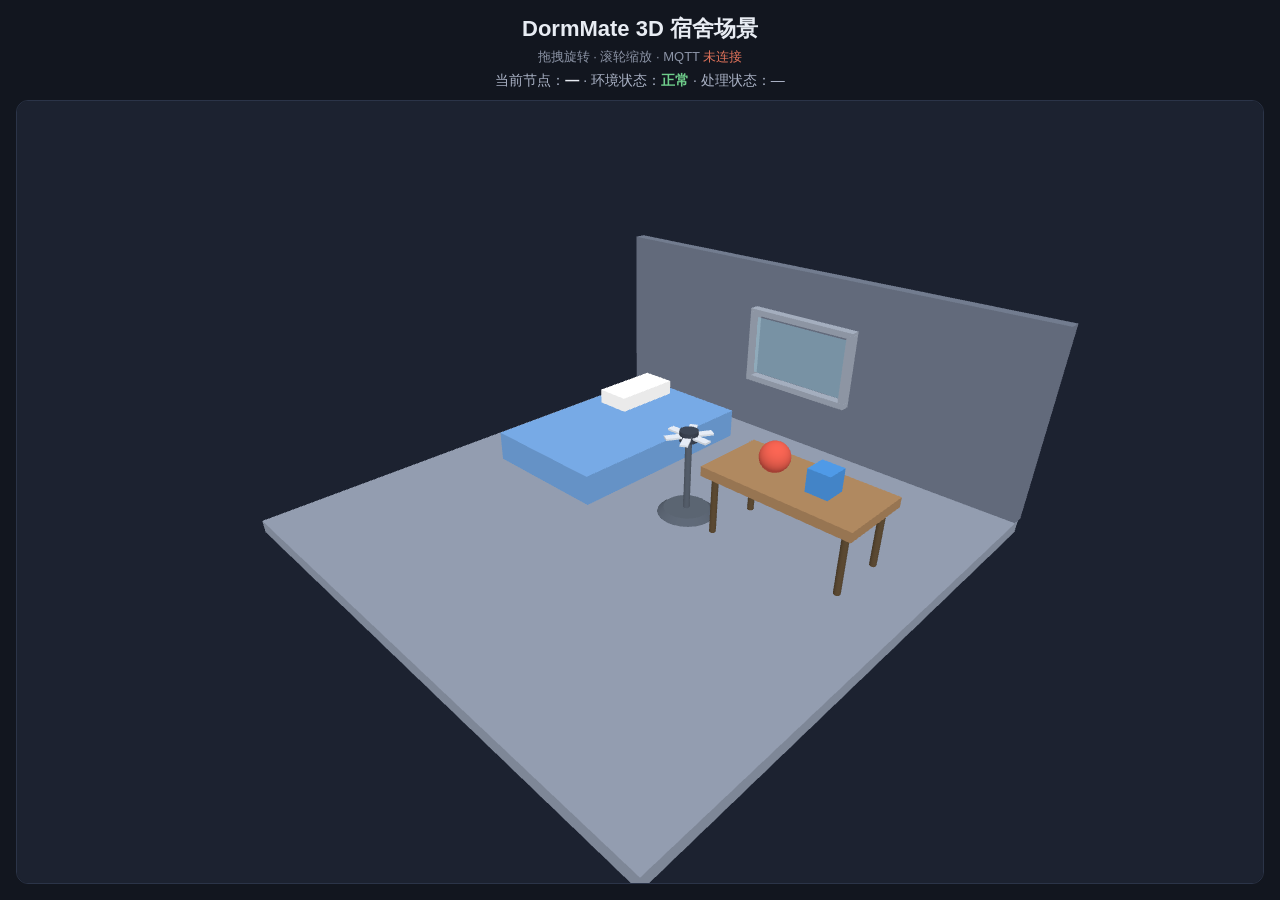
<file: nova‑dormmate‑final‑2026/3d/index.html>
<!DOCTYPE html>
<html lang="zh-CN">
<head>
  <meta charset="UTF-8">
  <meta name="viewport" content="width=device-width, initial-scale=1.0">
  <title>DormMate 3D 宿舍场景</title>
  <link rel="stylesheet" href="style.css">
</head>
<body>
  <header>
    <h1>DormMate 3D 宿舍场景</h1>
    <p class="subtitle">拖拽旋转 · 滚轮缩放 · MQTT <span id="mqtt-status" class="mqtt-off">未连接</span></p>
    <p class="node-status">
      当前节点：<span id="cur-node">—</span>
      · 环境状态：<span id="cur-status" class="status-normal">正常</span>
      · 处理状态：<span id="cur-attention">—</span>
    </p>
  </header>
  <div id="scene-container"></div>
  <script src="vendor/three.min.js"></script>
  <script src="vendor/mqtt.min.js"></script>
  <script src="main.js?v=2"></script>
</body>
</html>
</file>
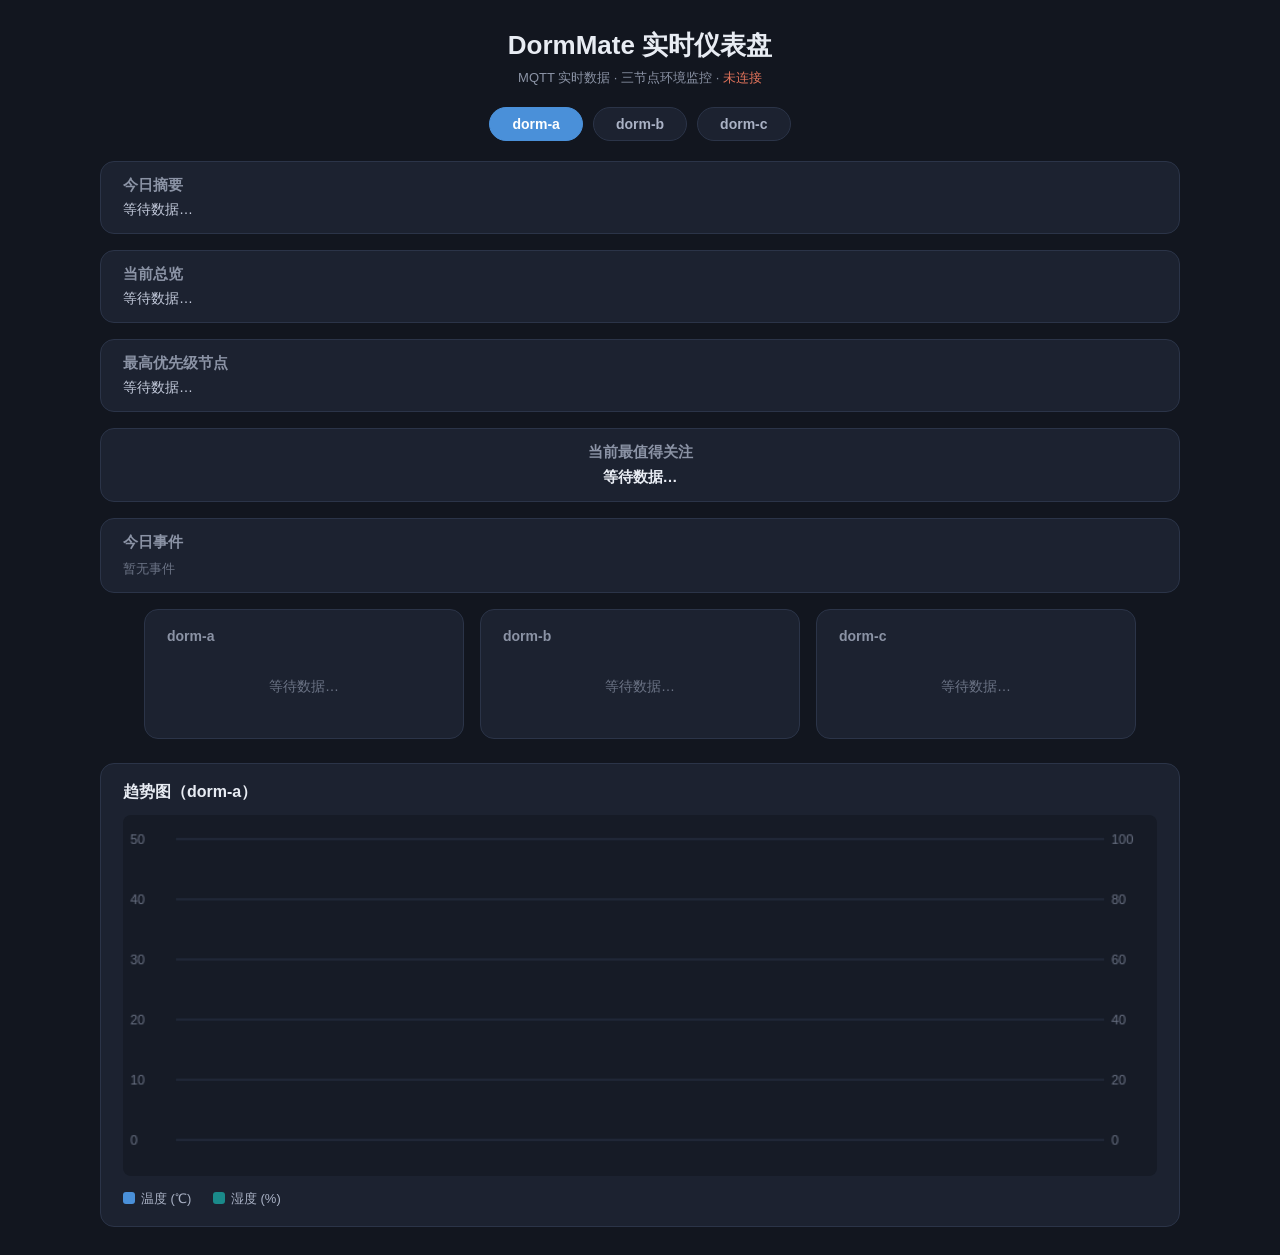
<file: nova‑dormmate‑final‑2026/dashboard/index.html>
<!DOCTYPE html>
<html lang="zh-CN">
<head>
  <meta charset="UTF-8">
  <meta name="viewport" content="width=device-width, initial-scale=1.0">
  <title>DormMate 实时仪表盘</title>
  <link rel="stylesheet" href="style.css">
</head>
<body>
  <header>
    <h1>DormMate 实时仪表盘</h1>
    <p class="subtitle">MQTT 实时数据 · 三节点环境监控 · <span id="mqtt-status" class="mqtt-off">未连接</span></p>
  </header>

  <nav class="tabs" id="tabs">
    <button class="tab active" data-node="dorm-a">dorm-a</button>
    <button class="tab" data-node="dorm-b">dorm-b</button>
    <button class="tab" data-node="dorm-c">dorm-c</button>
  </nav>

  <section class="overview-panel">
    <h2>今日摘要</h2>
    <p id="daily-summary-text" class="overview-text">等待数据…</p>
  </section>

  <section class="overview-panel">
    <h2>当前总览</h2>
    <p id="overview-text" class="overview-text">等待数据…</p>
  </section>

  <section class="overview-panel">
    <h2>最高优先级节点</h2>
    <p id="b2-text" class="overview-text">等待数据…</p>
  </section>

  <section class="attention-panel">
    <h2>当前最值得关注</h2>
    <p id="attention-text" class="attention-text">等待数据…</p>
    <div class="attention-actions" id="attention-actions" hidden>
      <button type="button" id="action-fan" class="action-btn">开启风扇</button>
      <button type="button" id="action-window" class="action-btn">关闭窗户</button>
    </div>
    <p id="processing-text" class="processing-text" hidden></p>
  </section>

  <section class="incident-panel">
    <h2>今日事件</h2>
    <ul id="incident-list"></ul>
    <p id="incident-empty" class="incident-empty">暂无事件</p>
  </section>

  <section class="cards" id="cards"></section>

  <section class="chart-panel">
    <h2>趋势图（<span id="chart-node">dorm-a</span>）</h2>
    <canvas id="trend" width="860" height="300"></canvas>
    <div class="legend">
      <span class="lg lg-temp">温度 (℃)</span>
      <span class="lg lg-hum">湿度 (%)</span>
    </div>
  </section>

  <script src="vendor/mqtt.min.js"></script>
  <script src="script.js"></script>
</body>
</html>
</file>
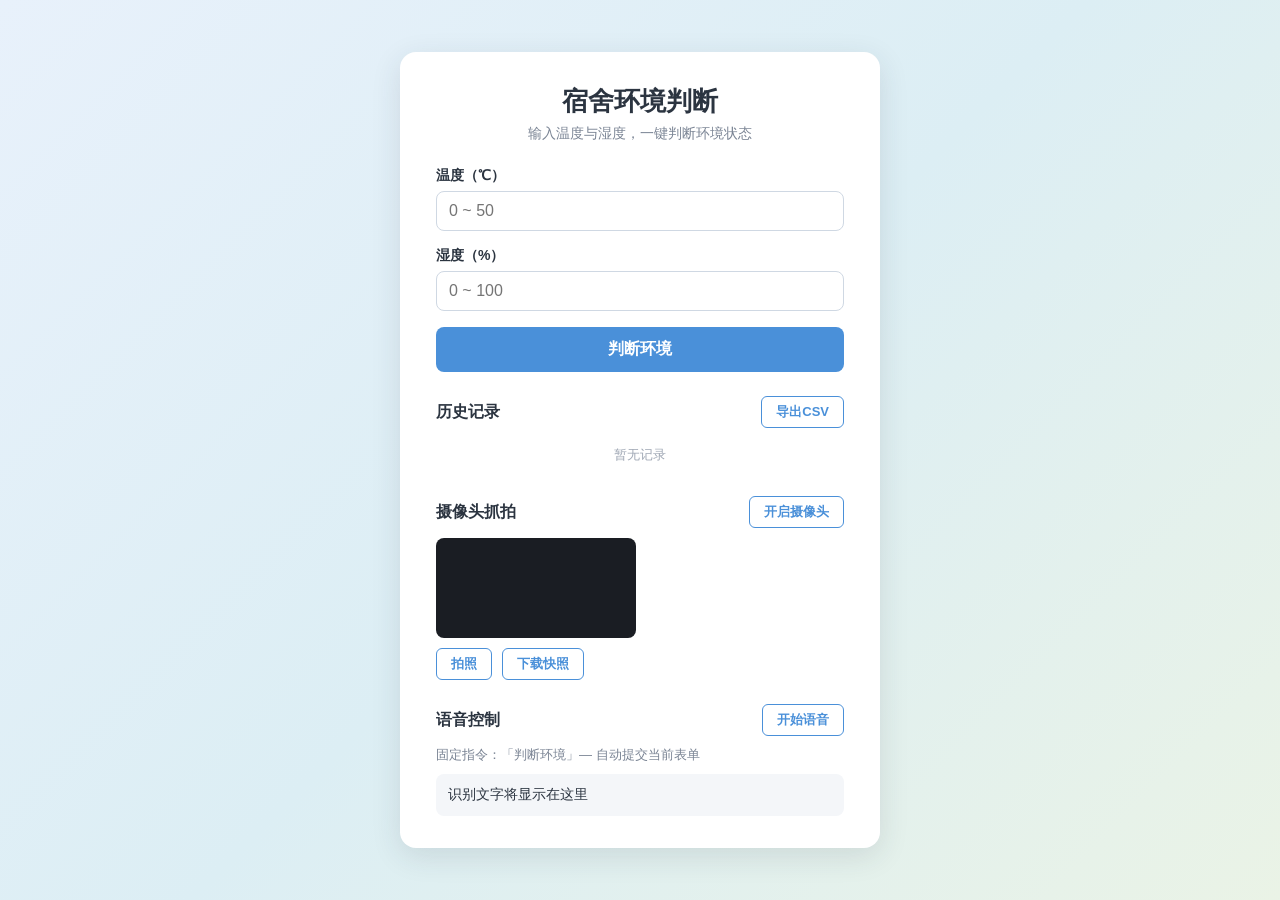
<file: nova‑dormmate‑final‑2026/web/index.html>
<!DOCTYPE html>
<html lang="zh-CN">
<head>
  <meta charset="UTF-8">
  <meta name="viewport" content="width=device-width, initial-scale=1.0">
  <title>DormMate · 宿舍环境判断</title>
  <link rel="stylesheet" href="style.css">
</head>
<body>
  <main class="card">
    <header>
      <h1>宿舍环境判断</h1>
      <p class="subtitle">输入温度与湿度，一键判断环境状态</p>
    </header>

    <form id="env-form" novalidate>
      <div class="field">
        <label for="temp">温度（℃）</label>
        <input type="text" id="temp" inputmode="decimal" placeholder="0 ~ 50" autocomplete="off">
      </div>
      <div class="field">
        <label for="humidity">湿度（%）</label>
        <input type="text" id="humidity" inputmode="decimal" placeholder="0 ~ 100" autocomplete="off">
      </div>
      <p id="error" class="error" hidden></p>
      <button type="submit">判断环境</button>
    </form>

    <section id="result" hidden>
      <h2>环境状态：<span id="status"></span></h2>
      <p id="advice"></p>
    </section>

    <section class="history">
      <div class="history-header">
        <h2>历史记录</h2>
        <button type="button" id="export-btn" class="btn-export">导出CSV</button>
      </div>
      <ul id="history-list"></ul>
      <p id="history-empty" class="history-empty">暂无记录</p>
    </section>

    <section class="m3">
      <div class="m3-header">
        <h2>摄像头抓拍</h2>
        <button type="button" id="camera-start" class="btn-export">开启摄像头</button>
      </div>
      <p id="camera-msg" class="m3-msg" hidden></p>
      <div class="camera-row">
        <video id="camera-video" autoplay playsinline muted></video>
        <img id="snapshot" alt="快照" hidden>
      </div>
      <div class="camera-actions">
        <button type="button" id="camera-snap" class="btn-export" disabled>拍照</button>
        <button type="button" id="camera-download" class="btn-export" disabled>下载快照</button>
      </div>
    </section>

    <section class="m3">
      <div class="m3-header">
        <h2>语音控制</h2>
        <button type="button" id="voice-start" class="btn-export">开始语音</button>
      </div>
      <p id="voice-msg" class="m3-msg" hidden></p>
      <p class="m3-msg">固定指令：「判断环境」— 自动提交当前表单</p>
      <p id="voice-transcript" class="voice-transcript">识别文字将显示在这里</p>
    </section>
  </main>

  <script src="../analysis/export.js"></script>
  <script src="camera.js?v=3"></script>
  <script src="voice.js"></script>
  <script src="script.js"></script>
</body>
</html>
</file>
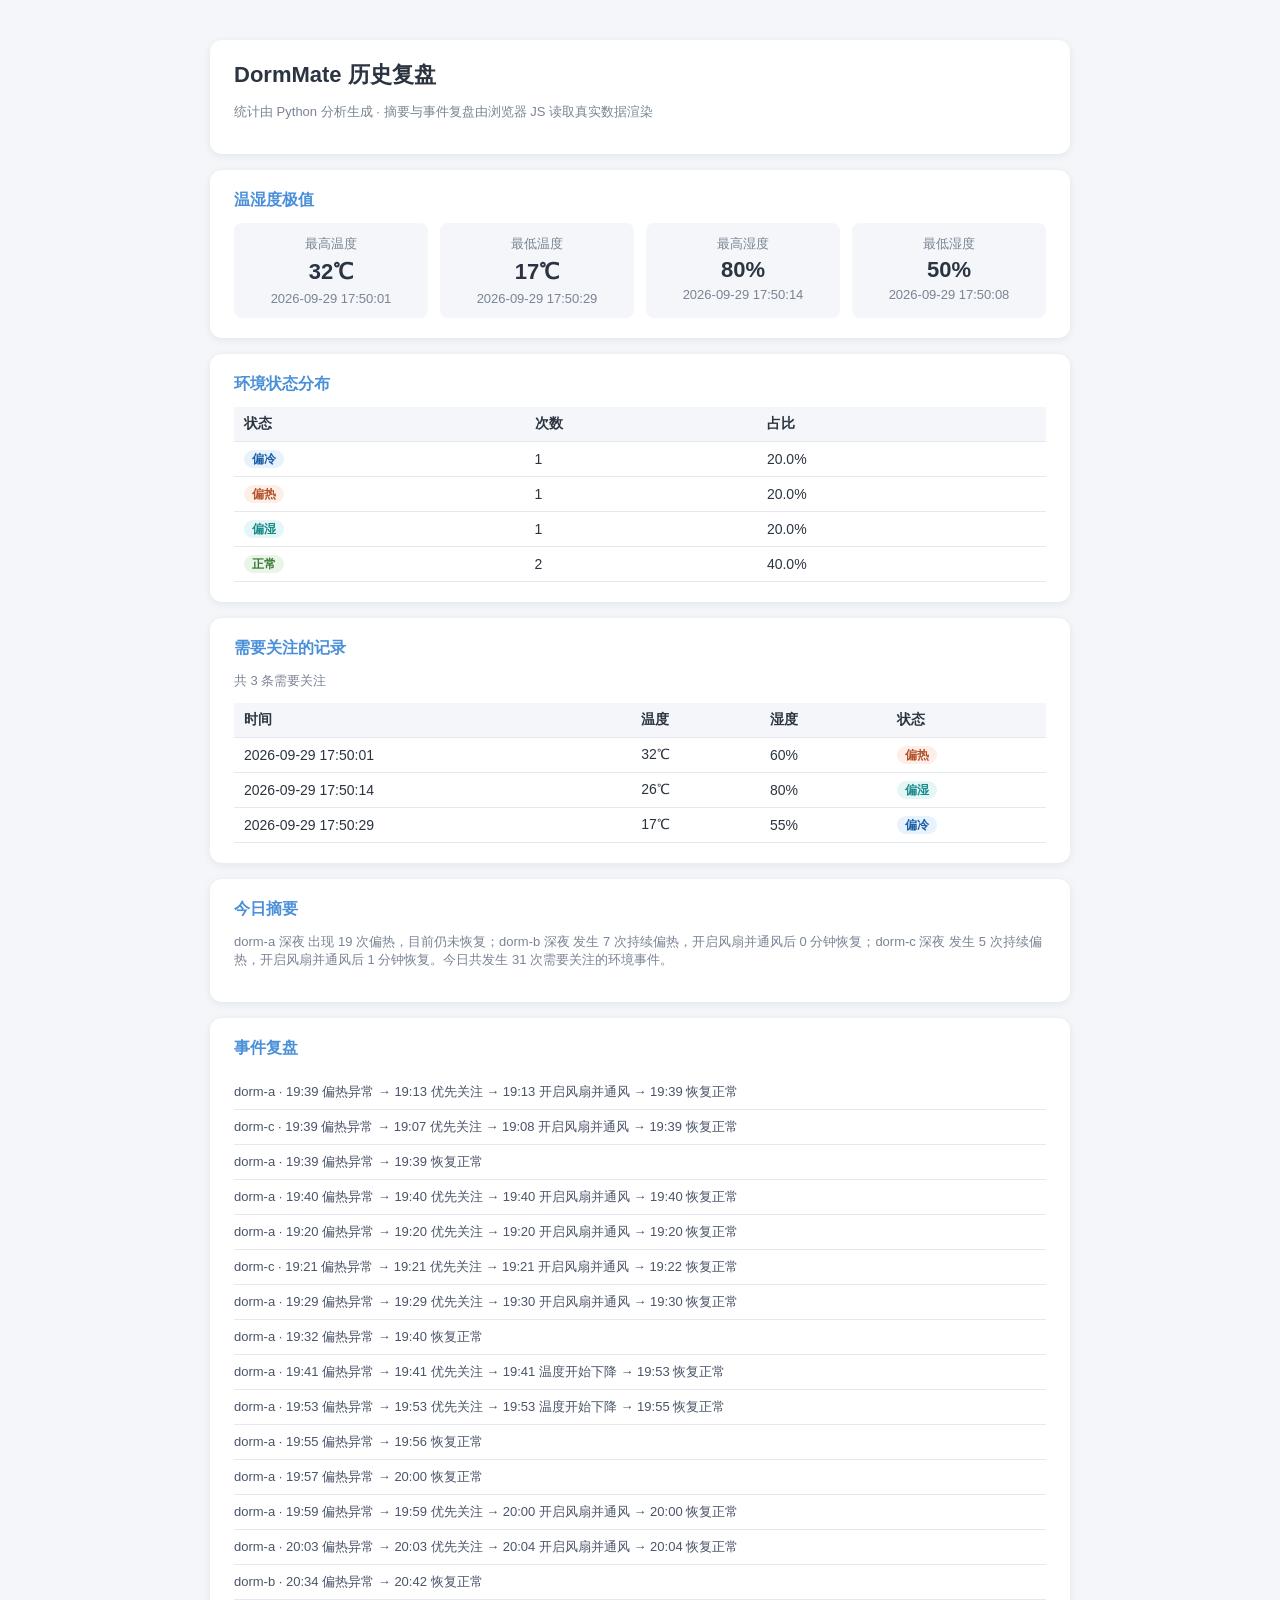
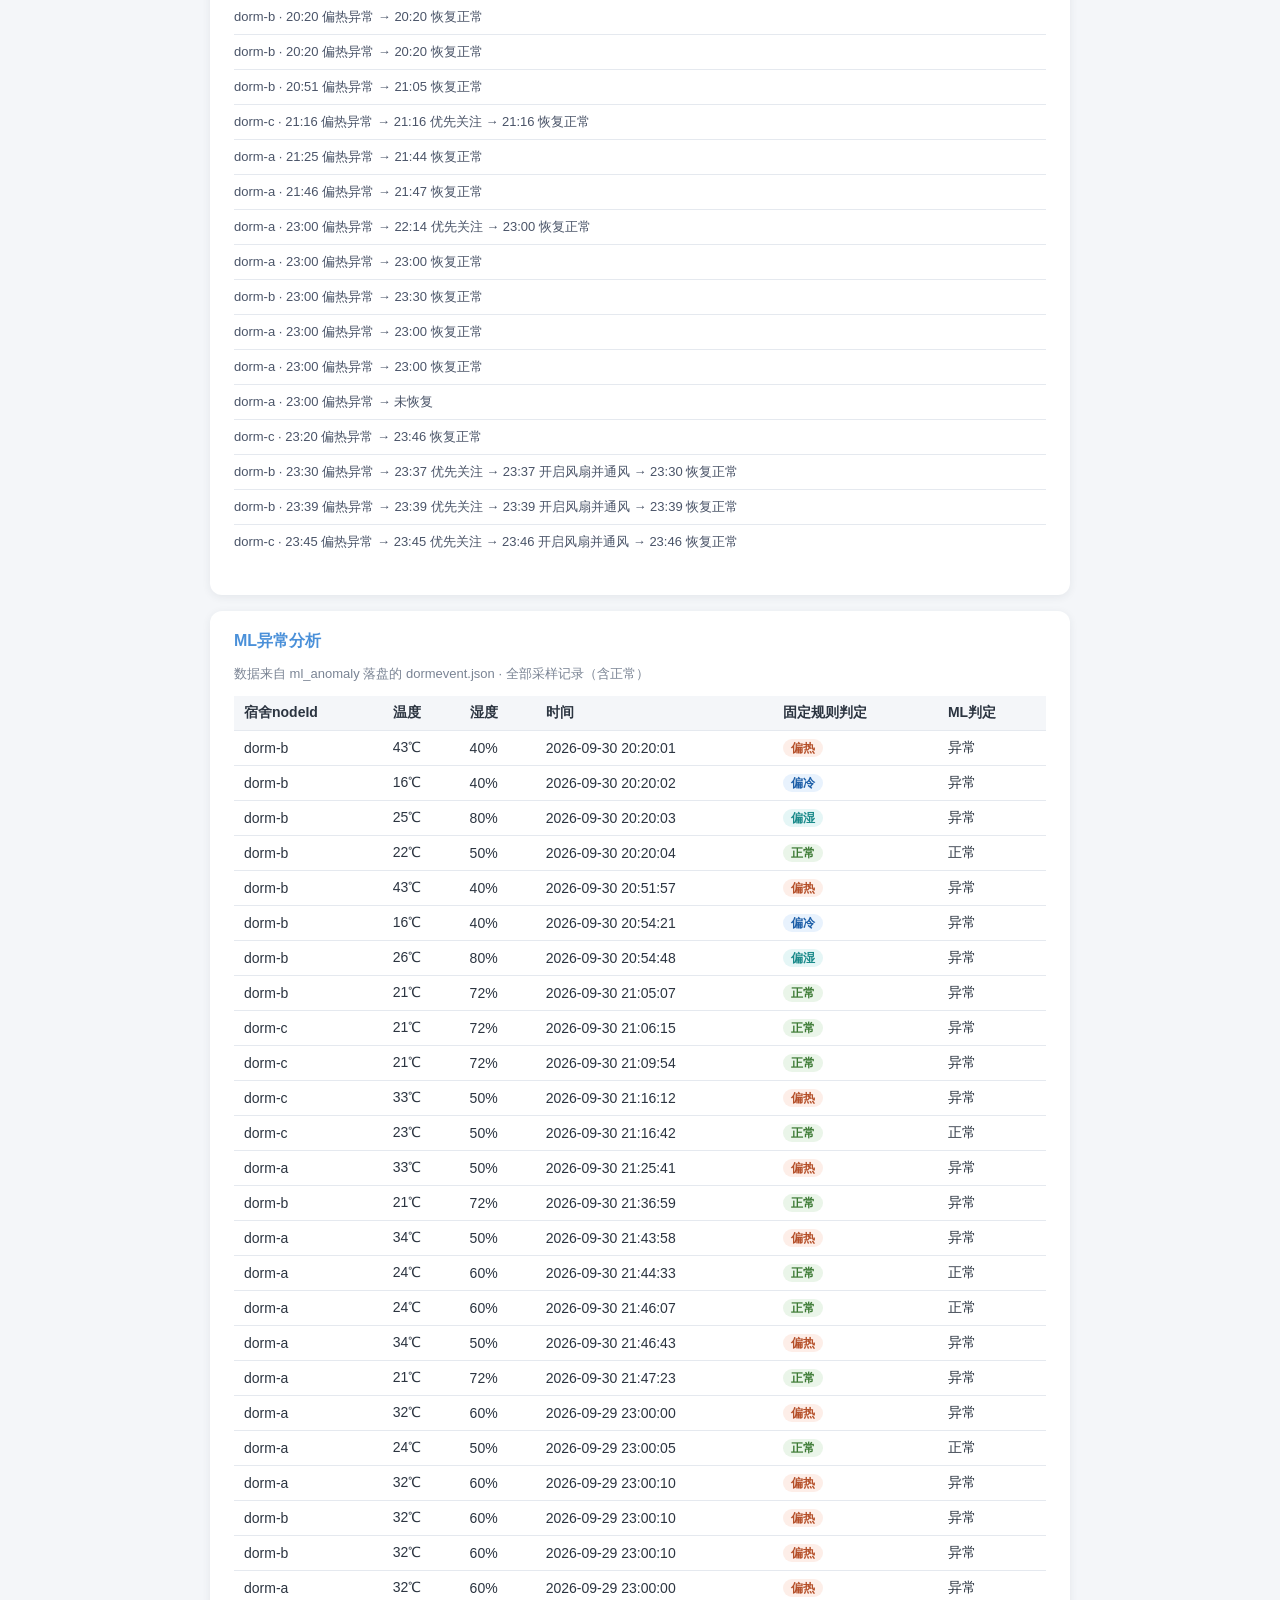
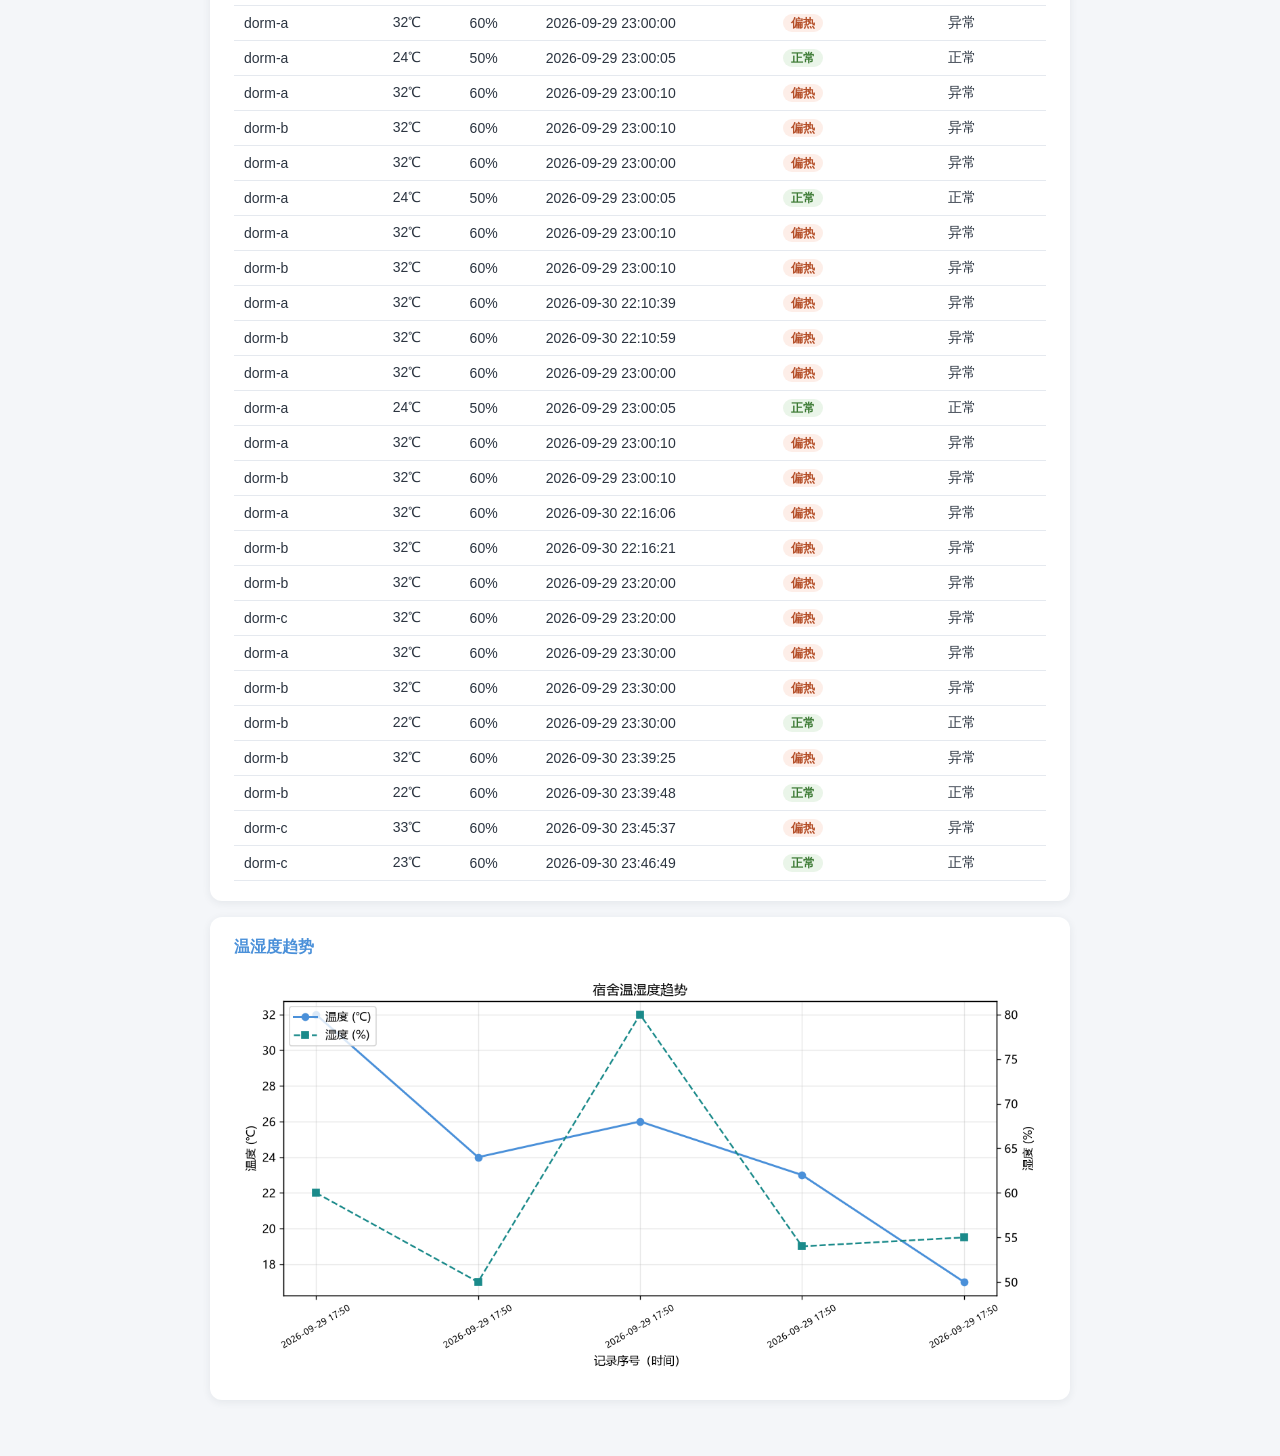
<file: nova‑dormmate‑final‑2026/report/report-frontend.html>
<!DOCTYPE html>
<html lang="zh-CN">
<head>
<meta charset="UTF-8">
<title>DormMate 历史复盘</title>
<style>
body{font-family:"PingFang SC","Microsoft YaHei",sans-serif;max-width:860px;margin:24px auto;color:#2b3440;background:#f4f6f9;padding:16px}
.card{background:#fff;border-radius:12px;padding:20px 24px;margin-bottom:16px;box-shadow:0 2px 8px rgba(43,52,64,.08)}
h1{font-size:22px;margin:0 0 4px}h2{font-size:16px;margin:0 0 12px;color:#4a90d9}
.meta{color:#7a8494;font-size:13px}
.stats{display:flex;gap:12px;flex-wrap:wrap}
.stat{flex:1;min-width:150px;background:#f4f6f9;border-radius:8px;padding:12px;text-align:center}
.stat .stat-title{font-size:13px;color:#7a8494}
.stat .num{font-size:22px;font-weight:700;margin:4px 0}
table{width:100%;border-collapse:collapse;font-size:14px}
th,td{padding:8px 10px;border-bottom:1px solid #e5e9ef;text-align:left}
th{background:#f4f6f9}
.status{padding:2px 8px;border-radius:10px;font-size:12px;font-weight:600}
img{max-width:100%;border-radius:8px}
.events{list-style:none;padding:0}
.events li{padding:8px 0;border-bottom:1px solid #e5e9ef;font-size:13px;color:#4a5468}
.events li:last-child{border-bottom:none}
.st-cold{background:#e8f2fd;color:#1d5fa8}
.st-hot{background:#fdeee8;color:#b5502a}
.st-humid{background:#e5f6f6;color:#1a8a8a}
.st-normal{background:#eaf5e9;color:#3c7a34}
</style>
</head>
<body>
<div class="card">
<h1>DormMate 历史复盘</h1>
<p class="meta">统计由 Python 分析生成 · 摘要与事件复盘由浏览器 JS 读取真实数据渲染</p>
</div>

<div class="card">
<h2>温湿度极值</h2>
<div class="stats" id="extremes"></div>
</div>
<div class="card">
<h2>环境状态分布</h2>
<table id="dist-table"><tr><th>状态</th><th>次数</th><th>占比</th></tr></table>
</div>
<div class="card">
<h2>需要关注的记录</h2>
<div id="attention"></div>
</div>
<div class="card">
<h2>今日摘要</h2>
<p id="summary-text" class="meta">加载中…</p>
</div>
<div class="card">
<h2>事件复盘</h2>
<ul class="events" id="review-list"></ul>
</div>
<div class="card">
<h2>ML异常分析</h2>
<p class="meta">数据来自 ml_anomaly 落盘的 dormevent.json · 全部采样记录（含正常）</p>
<table id="ml-table"><tr><th>宿舍nodeId</th><th>温度</th><th>湿度</th><th>时间</th><th>固定规则判定</th><th>ML判定</th></tr></table>
</div>
<div class="card">
<h2>温湿度趋势</h2>
<img src="trend.png" alt="温湿度趋势图">
</div>

<script>
(function () {
  var ALL_STATUSES = ['偏冷', '偏热', '偏湿', '正常'];
  var STATUS_CLASS = {'偏冷': 'st-cold', '偏热': 'st-hot', '偏湿': 'st-humid', '正常': 'st-normal'};
  var PERIODS = [
    {max: 5, label: '凌晨'}, {max: 8, label: '早晨'}, {max: 11, label: '上午'},
    {max: 13, label: '中午'}, {max: 17, label: '下午'}, {max: 19, label: '傍晚'},
    {max: 22, label: '晚上'}, {max: 24, label: '深夜'}
  ];
  var ACTION_TEXT = {'fan_on': '开启风扇并通风', 'window_close': '关闭窗户'};

  // ML 判定数据（report/dormevent.json：rule_status 固定规则 + ml_status 孤立森林输出）
  var mlRecords = [];

  function normTime(t) {
    return String(t || '').replace('T', ' ');
  }

  function mlText(rec) {
    return rec ? (rec.ml_status === 1 ? '正常' : '异常') : '—';
  }

  function periodOf(hhmm) {
    var h = parseInt(hhmm.slice(0, 2), 10);
    for (var i = 0; i < PERIODS.length; i++) {
      if (h < PERIODS[i].max) return PERIODS[i].label;
    }
    return '深夜';
  }

  function minutesBetween(startHHMM, endHHMM) {
    var s = parseInt(startHHMM.slice(0, 2), 10) * 60 + parseInt(startHHMM.slice(3, 5), 10);
    var e = parseInt(endHHMM.slice(0, 2), 10) * 60 + parseInt(endHHMM.slice(3, 5), 10);
    return Math.max(0, e - s);
  }

  function esc(s) {
    var d = document.createElement('div');
    d.textContent = String(s);
    return d.innerHTML;
  }

  function fetchJSON(url) {
    return fetch(url).then(function (r) {
      if (!r.ok) throw new Error('fetch ' + url + ' -> ' + r.status);
      return r.json();
    });
  }

  // 1. 统计（数据来自 Python 输出的 dormmate.json）
  function renderStats(records) {
    var n = records.length;
    var maxT = records.reduce(function (a, b) { return b.temperature > a.temperature ? b : a; });
    var minT = records.reduce(function (a, b) { return b.temperature < a.temperature ? b : a; });
    var maxH = records.reduce(function (a, b) { return b.humidity > a.humidity ? b : a; });
    var minH = records.reduce(function (a, b) { return b.humidity < a.humidity ? b : a; });
    var extremes = [
      ['最高温度', maxT.temperature + '℃', maxT.time],
      ['最低温度', minT.temperature + '℃', minT.time],
      ['最高湿度', maxH.humidity + '%', maxH.time],
      ['最低湿度', minH.humidity + '%', minH.time]
    ];
    document.getElementById('extremes').innerHTML = extremes.map(function (x) {
      return '<div class="stat"><div class="stat-title">' + esc(x[0]) + '</div>' +
        '<div class="num">' + esc(x[1]) + '</div>' +
        '<div class="meta">' + esc(x[2]) + '</div></div>';
    }).join('');

    var counts = {};
    ALL_STATUSES.forEach(function (s) { counts[s] = 0; });
    records.forEach(function (r) { counts[r.status] = (counts[r.status] || 0) + 1; });
    var distEl = document.getElementById('dist-table');
    ALL_STATUSES.forEach(function (s) {
      var tr = document.createElement('tr');
      tr.innerHTML = '<td><span class="status ' + STATUS_CLASS[s] + '">' + esc(s) + '</span></td>' +
        '<td>' + counts[s] + '</td><td>' + (counts[s] / n * 100).toFixed(1) + '%</td>';
      distEl.appendChild(tr);
    });

    var attn = records.filter(function (r) { return r.status !== '正常'; });
    var attnEl = document.getElementById('attention');
    if (!attn.length) {
      attnEl.innerHTML = '<p>无，全部记录均为正常状态</p>';
      return;
    }
    attnEl.innerHTML = '<p class="meta">共 ' + attn.length + ' 条需要关注</p>' +
      '<table><tr><th>时间</th><th>温度</th><th>湿度</th><th>状态</th></tr>' +
      attn.map(function (r) {
        return '<tr><td>' + esc(r.time) + '</td><td>' + r.temperature + '℃</td><td>' +
          r.humidity + '%</td><td><span class="status ' + STATUS_CLASS[r.status] + '">' +
          esc(r.status) + '</span></td></tr>';
      }).join('') + '</table>';
  }

  // 2. 今日摘要与事件复盘（数据来自 events.json，与 Dashboard 同规则）
  function renderEvents(events) {
    var sumEl = document.getElementById('summary-text');
    var listEl = document.getElementById('review-list');

    if (!events.length) {
      sumEl.textContent = '全部节点今日整体正常，未发生需要关注的环境事件。';
      listEl.innerHTML = '<li>暂无事件记录</li>';
      return;
    }
    var nodes = ['dorm-a', 'dorm-b', 'dorm-c'];
    var parts = [];
    nodes.forEach(function (node) {
      var nodeEvents = events.filter(function (e) { return e.nodeId === node; });
      if (!nodeEvents.length) {
        parts.push(node + ' 全天整体正常');
        return;
      }
      var last = nodeEvents[nodeEvents.length - 1];
      var start = last.startTime || '?';
      var status = last.status || '异常';
      if (last.recovered !== true) {
        parts.push(node + ' ' + periodOf(start) + ' 出现 ' + nodeEvents.length + ' 次' + status + '，目前仍未恢复');
        return;
      }
      var end = last.endTime || '';
      var mins = (start.length >= 5 && end.length >= 5) ? minutesBetween(start, end) : 0;
      var actions = last.actions || [];
      if (actions.length) {
        var names = actions.map(function (a) {
          return ACTION_TEXT[a.action] || a.action || '动作';
        }).join('、');
        parts.push(node + ' ' + periodOf(start) + ' 发生 ' + nodeEvents.length + ' 次持续' + status +
          '，' + names + '后 ' + mins + ' 分钟恢复');
      } else {
        parts.push(node + ' ' + periodOf(start) + ' 发生 ' + nodeEvents.length + ' 次持续' + status +
          '，' + mins + ' 分钟后恢复');
      }
    });
    sumEl.textContent = parts.join('；') + '。今日共发生 ' + events.length + ' 次需要关注的环境事件。';

    listEl.innerHTML = events.map(function (ev) {
      var segs = [(ev.startTime || '?') + ' ' + (ev.status || '异常') + '异常'];
      if (ev.priorityNote) {
        segs.push((ev.priorityNote.time || '?') + ' 优先关注');
      }
      (ev.actions || []).forEach(function (a) {
        segs.push((a.time || '?') + ' ' + (ACTION_TEXT[a.action] || a.action || '动作'));
      });
      if (ev.trendTime) {
        segs.push(ev.trendTime + ' 温度开始下降');
      }
      if (ev.recovered !== true) {
        segs.push('未恢复');
      } else {
        segs.push((ev.endTime || '?') + ' 恢复正常');
      }
      return '<li>' + esc(ev.nodeId || '?') + ' · ' + esc(segs.join(' → ')) + '</li>';
    }).join('');
  }

  // 2.5 ML异常分析板块：dormevent.json 全部采样记录（正常、异常都展示）
  function renderMlTable() {
    var el = document.getElementById('ml-table');
    if (!mlRecords.length) {
      el.innerHTML = '<tr><td colspan="6">暂无 ML 采样记录</td></tr>';
      return;
    }
    el.innerHTML = '<tr><th>宿舍nodeId</th><th>温度</th><th>湿度</th><th>时间</th><th>固定规则判定</th><th>ML判定</th></tr>' +
      mlRecords.map(function (r) {
        var ruleStatus = r.rule_status || '正常';
        return '<tr><td>' + esc(r.nodeId || '?') + '</td><td>' + r.temperature + '℃</td><td>' +
          r.humidity + '%</td><td>' + esc(normTime(r.time)) + '</td>' +
          '<td><span class="status ' + (STATUS_CLASS[ruleStatus] || 'st-normal') + '">' +
          esc(ruleStatus) + '</span></td>' +
          '<td>' + mlText(r) + '</td></tr>';
      }).join('');
  }

  // 3. 加载：统计（Python 输出）+ 事件（collector 落盘）+ ML 判定（ml_anomaly 落盘）
  Promise.all([
    fetchJSON('dormmate.json').catch(function () { return []; }),
    fetchJSON('../data/events.json').catch(function () { return []; }),
    fetchJSON('dormevent.json').catch(function () { return []; })
  ]).then(function (res) {
    mlRecords = res[2];
    if (res[0].length) renderStats(res[0]);
    renderEvents(res[1]);
    renderMlTable();
  }).catch(function (err) {
    document.getElementById('summary-text').textContent = '加载失败：' + err.message;
  });
})();
</script>
</body>
</html>
</file>
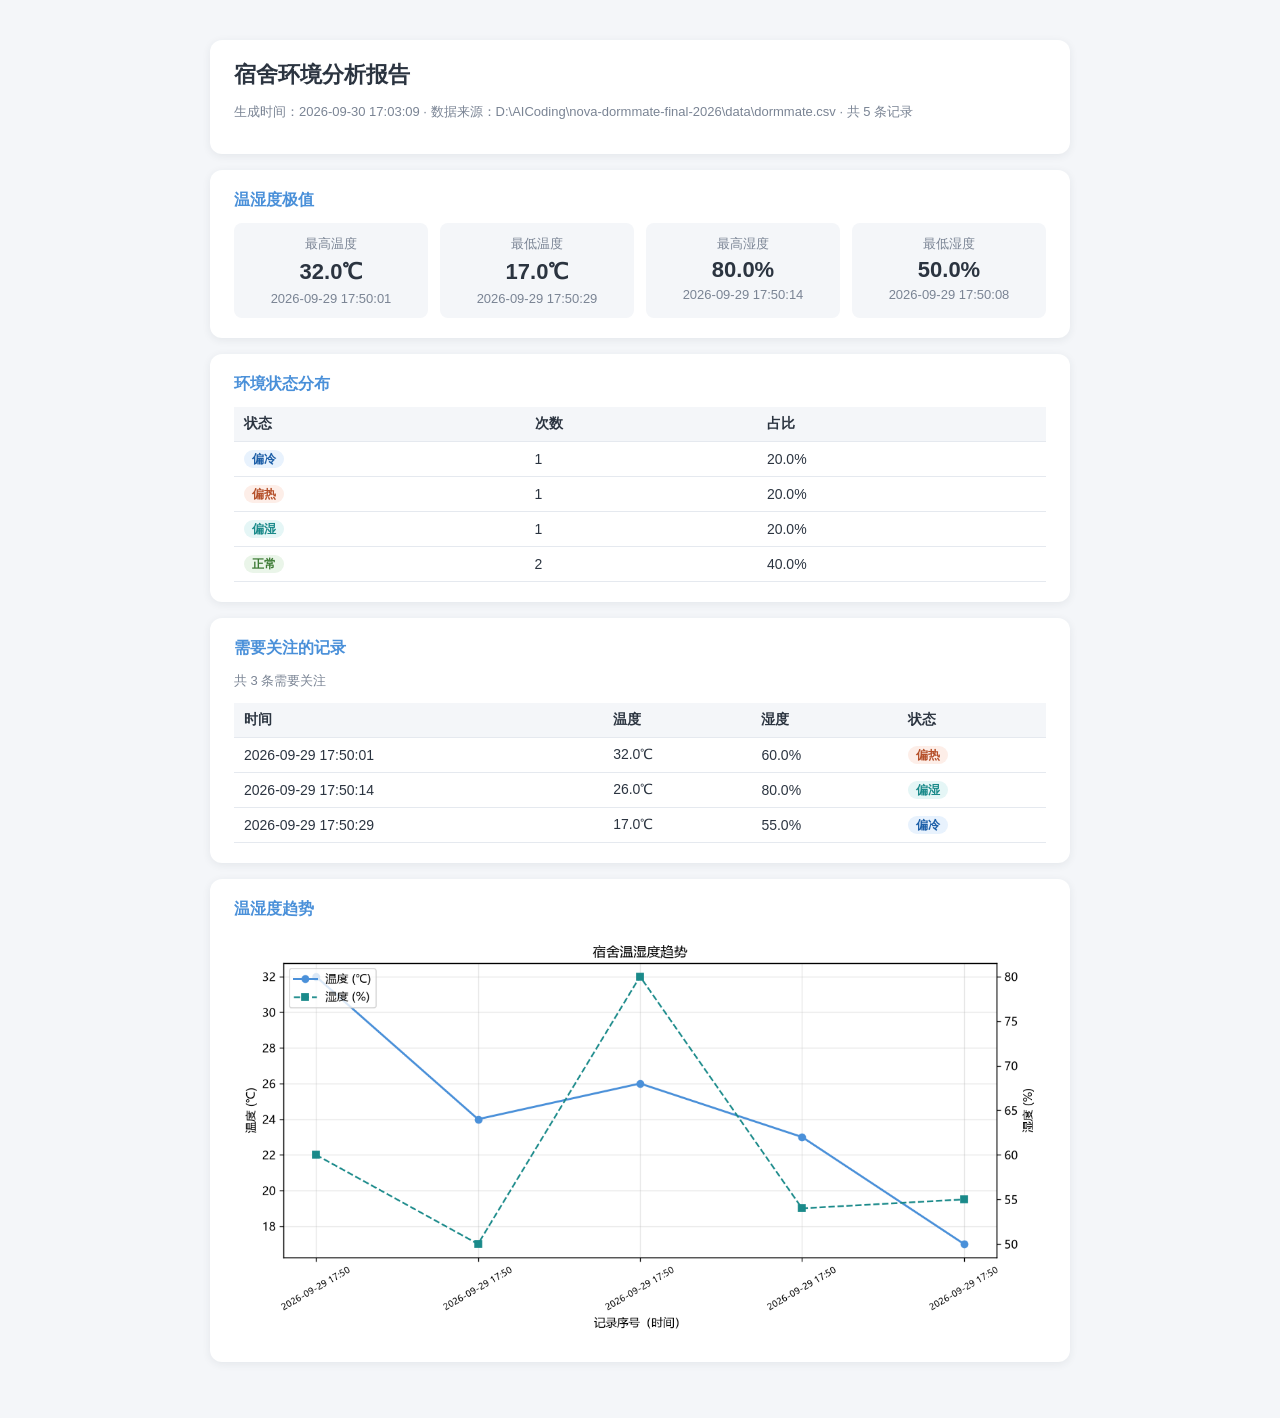
<file: nova‑dormmate‑final‑2026/report/report.html>
<!DOCTYPE html>
<html lang="zh-CN">
<head>
<meta charset="UTF-8">
<title>宿舍环境分析报告</title>
<style>
body{font-family:"PingFang SC","Microsoft YaHei",sans-serif;max-width:860px;margin:24px auto;color:#2b3440;background:#f4f6f9;padding:16px}
.card{background:#fff;border-radius:12px;padding:20px 24px;margin-bottom:16px;box-shadow:0 2px 8px rgba(43,52,64,.08)}
h1{font-size:22px;margin:0 0 4px}h2{font-size:16px;margin:0 0 12px;color:#4a90d9}
.meta{color:#7a8494;font-size:13px}
.stats{display:flex;gap:12px;flex-wrap:wrap}
.stat{flex:1;min-width:150px;background:#f4f6f9;border-radius:8px;padding:12px;text-align:center}
.stat .stat-title{font-size:13px;color:#7a8494}
.stat .num{font-size:22px;font-weight:700;margin:4px 0}
table{width:100%;border-collapse:collapse;font-size:14px}
th,td{padding:8px 10px;border-bottom:1px solid #e5e9ef;text-align:left}
th{background:#f4f6f9}
.status{padding:2px 8px;border-radius:10px;font-size:12px;font-weight:600}
img{max-width:100%;border-radius:8px}
</style>
</head>
<body>
<div class="card">
<h1>宿舍环境分析报告</h1>
<p class="meta">生成时间：2026-09-30 17:03:09 · 数据来源：D:\AICoding\nova‑dormmate‑final‑2026\data\dormmate.csv · 共 5 条记录</p>
</div>
<div class="card">
<h2>温湿度极值</h2>
<div class="stats"><div class="stat"><div class="stat-title">最高温度</div><div class="num">32.0℃</div><div class="meta">2026-09-29 17:50:01</div></div><div class="stat"><div class="stat-title">最低温度</div><div class="num">17.0℃</div><div class="meta">2026-09-29 17:50:29</div></div><div class="stat"><div class="stat-title">最高湿度</div><div class="num">80.0%</div><div class="meta">2026-09-29 17:50:14</div></div><div class="stat"><div class="stat-title">最低湿度</div><div class="num">50.0%</div><div class="meta">2026-09-29 17:50:08</div></div></div>
</div>
<div class="card">
<h2>环境状态分布</h2>
<table><tr><th>状态</th><th>次数</th><th>占比</th></tr><tr><td><span class="status" style="background:#e8f2fd;color:#1d5fa8">偏冷</span></td><td>1</td><td>20.0%</td></tr><tr><td><span class="status" style="background:#fdeee8;color:#b5502a">偏热</span></td><td>1</td><td>20.0%</td></tr><tr><td><span class="status" style="background:#e5f6f6;color:#1a8a8a">偏湿</span></td><td>1</td><td>20.0%</td></tr><tr><td><span class="status" style="background:#eaf5e9;color:#3c7a34">正常</span></td><td>2</td><td>40.0%</td></tr></table>
</div>
<div class="card">
<h2>需要关注的记录</h2>
<p class="meta">共 3 条需要关注</p><table><tr><th>时间</th><th>温度</th><th>湿度</th><th>状态</th></tr><tr><td>2026-09-29 17:50:01</td><td>32.0℃</td><td>60.0%</td><td><span class="status" style="background:#fdeee8;color:#b5502a">偏热</span></td></tr><tr><td>2026-09-29 17:50:14</td><td>26.0℃</td><td>80.0%</td><td><span class="status" style="background:#e5f6f6;color:#1a8a8a">偏湿</span></td></tr><tr><td>2026-09-29 17:50:29</td><td>17.0℃</td><td>55.0%</td><td><span class="status" style="background:#e8f2fd;color:#1d5fa8">偏冷</span></td></tr></table>
</div>
<!-- PLACEHOLDER:前端JS渲染今日摘要与事件复盘 -->
<div class="card">
<h2>温湿度趋势</h2>
<img src="trend.png" alt="温湿度趋势图">
</div>
</body>
</html>
</file>
<file: nova‑dormmate‑final‑2026/3d/style.css>
* {
  margin: 0;
  padding: 0;
  box-sizing: border-box;
}

body {
  height: 100vh;
  display: flex;
  flex-direction: column;
  font-family: "PingFang SC", "Microsoft YaHei", "Segoe UI", sans-serif;
  background: #12161f;
  color: #e8ecf3;
}

header {
  text-align: center;
  padding: 14px 0 10px;
}

h1 {
  font-size: 22px;
}

.subtitle {
  margin-top: 4px;
  font-size: 13px;
  color: #8b93a5;
}

#scene-container {
  flex: 1;
  margin: 0 16px 16px;
  border-radius: 12px;
  overflow: hidden;
  border: 1px solid #2b3448;
}

#scene-container canvas {
  display: block;
}

/* MQTT 连接状态 */
.mqtt-off {
  color: #e0725a;
}

.mqtt-on {
  color: #6fce8b;
}

/* 当前节点 / 环境状态 */
.node-status {
  margin-top: 6px;
  font-size: 14px;
  color: #aab2c5;
}

.node-status #cur-node {
  font-weight: 700;
  color: #e8ecf3;
}

#cur-status {
  font-weight: 700;
}

.status-cold { color: #4a90d9; }
.status-hot { color: #e0725a; }
.status-humid { color: #56c4c4; }
.status-normal { color: #6fce8b; }
</file>
<file: nova‑dormmate‑final‑2026/dashboard/style.css>
* {
  margin: 0;
  padding: 0;
  box-sizing: border-box;
}

body {
  min-height: 100vh;
  padding: 28px;
  font-family: "PingFang SC", "Microsoft YaHei", "Segoe UI", sans-serif;
  background: #12161f;
  color: #e8ecf3;
}

header {
  text-align: center;
  margin-bottom: 20px;
}

h1 {
  font-size: 26px;
}

.subtitle {
  margin-top: 6px;
  font-size: 13px;
  color: #8b93a5;
}

.tabs {
  display: flex;
  justify-content: center;
  gap: 10px;
  margin-bottom: 20px;
}

.tab {
  padding: 8px 22px;
  font-size: 14px;
  font-weight: 600;
  color: #aab2c5;
  background: #1c2230;
  border: 1px solid #2b3448;
  border-radius: 20px;
  cursor: pointer;
  transition: all 0.2s;
}

.tab:hover {
  color: #ffffff;
}

.tab.active {
  color: #ffffff;
  background: #4a90d9;
  border-color: #4a90d9;
}

.overview-panel {
  max-width: 1080px;
  margin: 0 auto 16px;
  background: #1c2230;
  border: 1px solid #2b3448;
  border-radius: 14px;
  padding: 14px 22px;
}

.overview-panel h2 {
  font-size: 15px;
  color: #8b93a5;
  margin-bottom: 6px;
}

.overview-text {
  font-size: 14px;
  color: #c3cadb;
}

.attention-panel {
  max-width: 1080px;
  margin: 0 auto 16px;
  background: #1c2230;
  border: 1px solid #2b3448;
  border-radius: 14px;
  padding: 14px 22px;
  text-align: center;
}

.attention-panel h2 {
  font-size: 15px;
  color: #8b93a5;
  margin-bottom: 6px;
}

.attention-text {
  font-size: 15px;
  font-weight: 600;
  color: #e8ecf3;
}

.attention-actions {
  margin-top: 10px;
  display: flex;
  justify-content: center;
  gap: 12px;
}

/* hidden 属性需优先于 display:flex */
.attention-actions[hidden] {
  display: none;
}

.action-btn {
  padding: 8px 22px;
  font-size: 14px;
  font-weight: 600;
  color: #ffffff;
  background: #4a90d9;
  border: none;
  border-radius: 8px;
  cursor: pointer;
  transition: background 0.2s;
}

.action-btn:hover {
  background: #3b7bc4;
}

.processing-text {
  margin-top: 10px;
  font-size: 13px;
  color: #e0a85a;
}

.incident-panel {
  max-width: 1080px;
  margin: 0 auto 16px;
  background: #1c2230;
  border: 1px solid #2b3448;
  border-radius: 14px;
  padding: 14px 22px;
}

.incident-panel h2 {
  font-size: 15px;
  color: #8b93a5;
  margin-bottom: 8px;
}

.incident-panel ul {
  list-style: none;
}

.incident-panel li {
  padding: 8px 0;
  font-size: 13px;
  color: #c3cadb;
  border-bottom: 1px solid #232a3a;
}

.incident-panel li:last-child {
  border-bottom: none;
}

.incident-empty {
  font-size: 13px;
  color: #6b7385;
}

.cards {
  display: flex;
  justify-content: center;
  gap: 16px;
  flex-wrap: wrap;
  max-width: 1080px;
  margin: 0 auto;
}

.card {
  flex: 1;
  min-width: 240px;
  max-width: 320px;
  background: #1c2230;
  border: 1px solid #2b3448;
  border-radius: 14px;
  padding: 18px 22px;
}

.card-head {
  font-size: 14px;
  font-weight: 700;
  color: #8b93a5;
  margin-bottom: 10px;
}

.card-temp {
  font-size: 34px;
  font-weight: 700;
}

.card-temp span {
  font-size: 16px;
  color: #8b93a5;
}

.card-hum {
  margin-top: 6px;
  font-size: 14px;
  color: #aab2c5;
}

.badge {
  display: inline-block;
  margin-top: 10px;
  padding: 3px 12px;
  font-size: 12px;
  font-weight: 600;
  border-radius: 10px;
}

/* 四状态徽章配色（与 web 一致色值） */
.st-cold { background: #e8f2fd; color: #1d5fa8; }
.st-hot { background: #fdeee8; color: #b5502a; }
.st-humid { background: #e5f6f6; color: #1a8a8a; }
.st-normal { background: #eaf5e9; color: #3c7a34; }

.card-time {
  margin-top: 10px;
  font-size: 12px;
  color: #6b7385;
}

.chart-panel {
  max-width: 1080px;
  margin: 24px auto 0;
  background: #1c2230;
  border: 1px solid #2b3448;
  border-radius: 14px;
  padding: 18px 22px;
}

.chart-panel h2 {
  font-size: 16px;
  margin-bottom: 12px;
}

#trend {
  width: 100%;
  background: #161b26;
  border-radius: 8px;
}

.legend {
  margin-top: 10px;
  font-size: 13px;
  color: #aab2c5;
}

.lg {
  display: inline-block;
  margin-right: 18px;
}

.lg::before {
  content: "";
  display: inline-block;
  width: 12px;
  height: 12px;
  border-radius: 3px;
  margin-right: 6px;
  vertical-align: -1px;
}

.lg-temp::before { background: #4a90d9; }
.lg-hum::before { background: #1a8a8a; }

/* MQTT 连接状态 */
.mqtt-off {
  color: #e0725a;
}

.mqtt-on {
  color: #6fce8b;
}

.card-placeholder {
  padding: 24px 0;
  text-align: center;
  color: #6b7385;
  font-size: 14px;
}
</file>
<file: nova‑dormmate‑final‑2026/web/style.css>
* {
  margin: 0;
  padding: 0;
  box-sizing: border-box;
}

body {
  min-height: 100vh;
  display: flex;
  align-items: center;
  justify-content: center;
  padding: 24px;
  font-family: "PingFang SC", "Microsoft YaHei", "Segoe UI", sans-serif;
  background: linear-gradient(135deg, #e8f1fb 0%, #dceef4 50%, #eaf3e6 100%);
  color: #2b3440;
}

.card {
  width: 100%;
  max-width: 480px;
  background: #ffffff;
  border-radius: 16px;
  box-shadow: 0 8px 30px rgba(43, 52, 64, 0.12);
  padding: 32px 36px;
}

header {
  text-align: center;
  margin-bottom: 24px;
}

h1 {
  font-size: 26px;
  font-weight: 700;
}

.subtitle {
  margin-top: 6px;
  font-size: 14px;
  color: #7a8494;
}

.field {
  margin-bottom: 16px;
}

label {
  display: block;
  font-size: 14px;
  font-weight: 600;
  margin-bottom: 6px;
}

input {
  width: 100%;
  padding: 10px 12px;
  font-size: 16px;
  border: 1px solid #cfd8e3;
  border-radius: 8px;
  outline: none;
  transition: border-color 0.2s, box-shadow 0.2s;
}

input:focus {
  border-color: #4a90d9;
  box-shadow: 0 0 0 3px rgba(74, 144, 217, 0.15);
}

.error {
  margin-bottom: 12px;
  padding: 8px 12px;
  font-size: 14px;
  color: #c0392b;
  background: #fdecea;
  border-radius: 8px;
}

button {
  width: 100%;
  padding: 12px;
  font-size: 16px;
  font-weight: 600;
  color: #ffffff;
  background: #4a90d9;
  border: none;
  border-radius: 8px;
  cursor: pointer;
  transition: background 0.2s;
}

button:hover {
  background: #3b7bc4;
}

#result {
  margin-top: 24px;
  padding: 16px;
  border-radius: 10px;
  text-align: center;
}

#result h2 {
  font-size: 18px;
  margin-bottom: 6px;
}

#advice {
  font-size: 14px;
  opacity: 0.9;
}

/* 四种环境状态配色 */
#result.status-cold {
  background: #e8f2fd;
  border: 1px solid #a8c8ec;
  color: #1d5fa8;
}

#result.status-hot {
  background: #fdeee8;
  border: 1px solid #ecb8a3;
  color: #b5502a;
}

#result.status-humid {
  background: #e5f6f6;
  border: 1px solid #a3d6d6;
  color: #1a8a8a;
}

#result.status-normal {
  background: #eaf5e9;
  border: 1px solid #b3dcb0;
  color: #3c7a34;
}

.history {
  margin-top: 24px;
}

.history-header {
  display: flex;
  align-items: center;
  justify-content: space-between;
  margin-bottom: 10px;
}

.history-header h2 {
  font-size: 16px;
}

.btn-export {
  width: auto;
  padding: 6px 14px;
  font-size: 13px;
  font-weight: 600;
  color: #4a90d9;
  background: #ffffff;
  border: 1px solid #4a90d9;
  border-radius: 6px;
  cursor: pointer;
  transition: background 0.2s;
}

.btn-export:hover {
  background: #e8f2fd;
}

.history ul {
  list-style: none;
}

.history li {
  display: flex;
  align-items: center;
  justify-content: space-between;
  gap: 8px;
  padding: 8px 10px;
  margin-bottom: 6px;
  font-size: 13px;
  background: #f4f6f9;
  border-radius: 8px;
}

.history li .rec-time {
  color: #7a8494;
  font-size: 12px;
}

.history li .rec-status {
  font-weight: 600;
  padding: 2px 8px;
  border-radius: 10px;
  font-size: 12px;
}

.rec-status.st-cold {
  background: #e8f2fd;
  color: #1d5fa8;
}

.rec-status.st-hot {
  background: #fdeee8;
  color: #b5502a;
}

.rec-status.st-humid {
  background: #e5f6f6;
  color: #1a8a8a;
}

.rec-status.st-normal {
  background: #eaf5e9;
  color: #3c7a34;
}

.history-empty {
  font-size: 13px;
  color: #a0a8b5;
  text-align: center;
  padding: 8px 0;
}

/* M3 摄像头/语音区 */
.m3 {
  margin-top: 24px;
}

.m3-header {
  display: flex;
  align-items: center;
  justify-content: space-between;
  margin-bottom: 10px;
}

.m3-header h2 {
  font-size: 16px;
}

.m3-msg {
  font-size: 13px;
  color: #7a8494;
  margin-bottom: 10px;
}

.camera-row {
  display: flex;
  gap: 10px;
  align-items: flex-start;
}

#camera-video, #snapshot {
  width: 200px;
  border-radius: 8px;
  background: #1a1d23;
}

.camera-actions {
  display: flex;
  gap: 10px;
  margin-top: 10px;
}

.voice-transcript {
  padding: 12px;
  font-size: 14px;
  background: #f4f6f9;
  border-radius: 8px;
  min-height: 42px;
}
</file>
